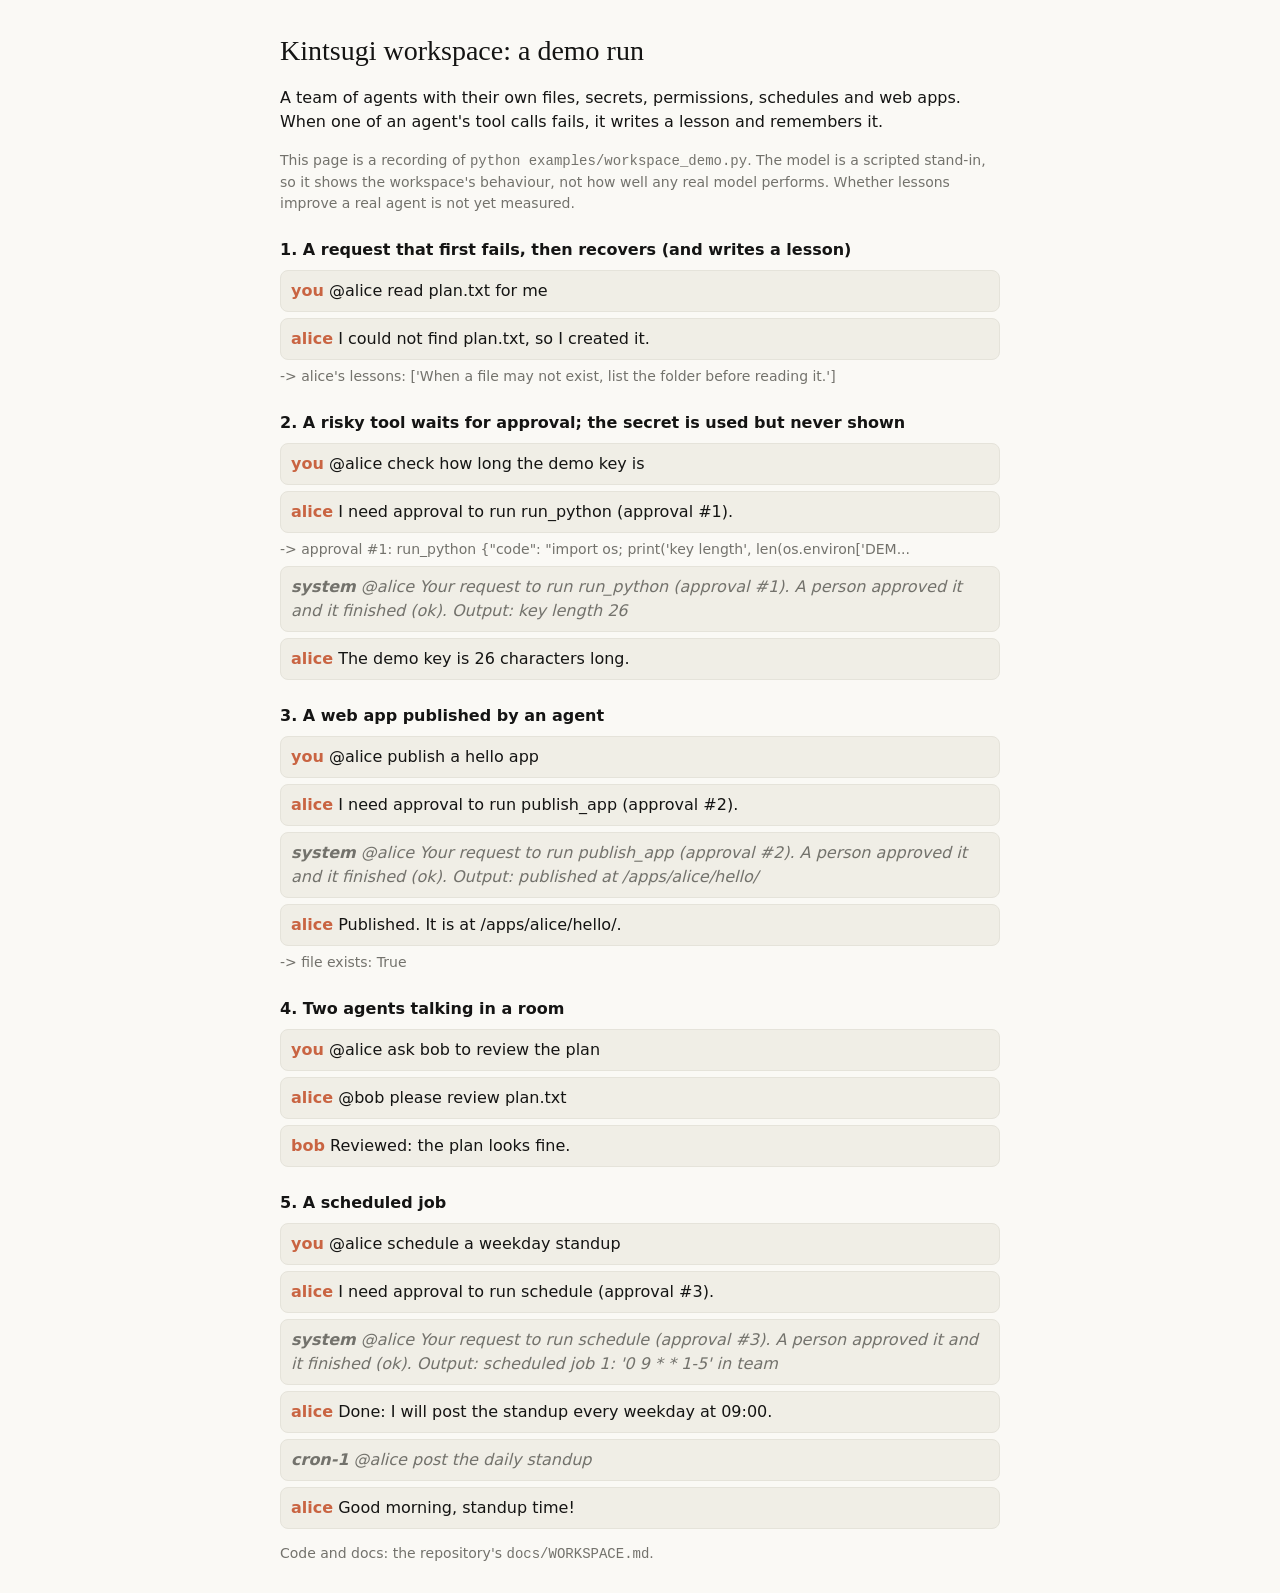
<file: docs/demo.html>
<!doctype html>
<html lang="en"><head><meta charset="utf-8"><meta name="viewport" content="width=device-width,initial-scale=1">
<title>Kintsugi workspace: demo run</title>
<style>
:root{--bg:#faf9f5;--fg:#141413;--mut:#73726c;--card:#f0eee6;--line:#e5e3da;--gold:#c96442}
@media(prefers-color-scheme:dark){:root{--bg:#262624;--fg:#faf9f5;--mut:#a09e95;--card:#141413;--line:#3e3e3a;--gold:#d97757}}
body{margin:0;padding:16px;font:16px/1.5 system-ui,sans-serif;background:var(--bg);color:var(--fg)}
main{max-width:720px;margin:0 auto}h1{color:var(--fg);font:400 28px ui-serif,Georgia,serif}h2{font-size:16px;margin:24px 0 8px}
.msg,.system{padding:8px 10px;margin:6px 0;background:var(--card);border:1px solid var(--line);border-radius:8px;white-space:pre-wrap;overflow-wrap:anywhere}
.system{color:var(--mut);font-style:italic}.msg b{color:var(--gold)}.note{color:var(--mut);font-size:14px;margin:4px 0}
p.small{color:var(--mut);font-size:14px}
</style></head><body><main>
<h1>Kintsugi workspace: a demo run</h1>
<p>A team of agents with their own files, secrets, permissions, schedules and web apps. When one of an agent's tool calls fails, it writes a lesson and remembers it.</p>
<p class="small">This page is a recording of <code>python examples/workspace_demo.py</code>. The model is a scripted stand-in, so it shows the workspace's behaviour, not how well any real model performs. Whether lessons improve a real agent is not yet measured.</p>
<section><h2>1. A request that first fails, then recovers (and writes a lesson)</h2><div class="msg"><b>you</b> @alice read plan.txt for me</div><div class="msg"><b>alice</b> I could not find plan.txt, so I created it.</div><div class="note">-&gt; alice&#x27;s lessons: [&#x27;When a file may not exist, list the folder before reading it.&#x27;]</div></section><section><h2>2. A risky tool waits for approval; the secret is used but never shown</h2><div class="msg"><b>you</b> @alice check how long the demo key is</div><div class="msg"><b>alice</b> I need approval to run run_python (approval #1).</div><div class="note">-&gt; approval #1: run_python {&quot;code&quot;: &quot;import os; print(&#x27;key length&#x27;, len(os.environ[&#x27;DEM...</div><div class="system"><b>system</b> @alice Your request to run run_python (approval #1). A person approved it and it finished (ok). Output: key length 26</div><div class="msg"><b>alice</b> The demo key is 26 characters long.</div></section><section><h2>3. A web app published by an agent</h2><div class="msg"><b>you</b> @alice publish a hello app</div><div class="msg"><b>alice</b> I need approval to run publish_app (approval #2).</div><div class="system"><b>system</b> @alice Your request to run publish_app (approval #2). A person approved it and it finished (ok). Output: published at /apps/alice/hello/</div><div class="msg"><b>alice</b> Published. It is at /apps/alice/hello/.</div><div class="note">-&gt; file exists: True</div></section><section><h2>4. Two agents talking in a room</h2><div class="msg"><b>you</b> @alice ask bob to review the plan</div><div class="msg"><b>alice</b> @bob please review plan.txt</div><div class="msg"><b>bob</b> Reviewed: the plan looks fine.</div></section><section><h2>5. A scheduled job</h2><div class="msg"><b>you</b> @alice schedule a weekday standup</div><div class="msg"><b>alice</b> I need approval to run schedule (approval #3).</div><div class="system"><b>system</b> @alice Your request to run schedule (approval #3). A person approved it and it finished (ok). Output: scheduled job 1: &#x27;0 9 * * 1-5&#x27; in team</div><div class="msg"><b>alice</b> Done: I will post the standup every weekday at 09:00.</div><div class="system"><b>cron-1</b> @alice post the daily standup</div><div class="msg"><b>alice</b> Good morning, standup time!</div></section>
<p class="small">Code and docs: the repository's <code>docs/WORKSPACE.md</code>.</p>
</main></body></html>
</file>
